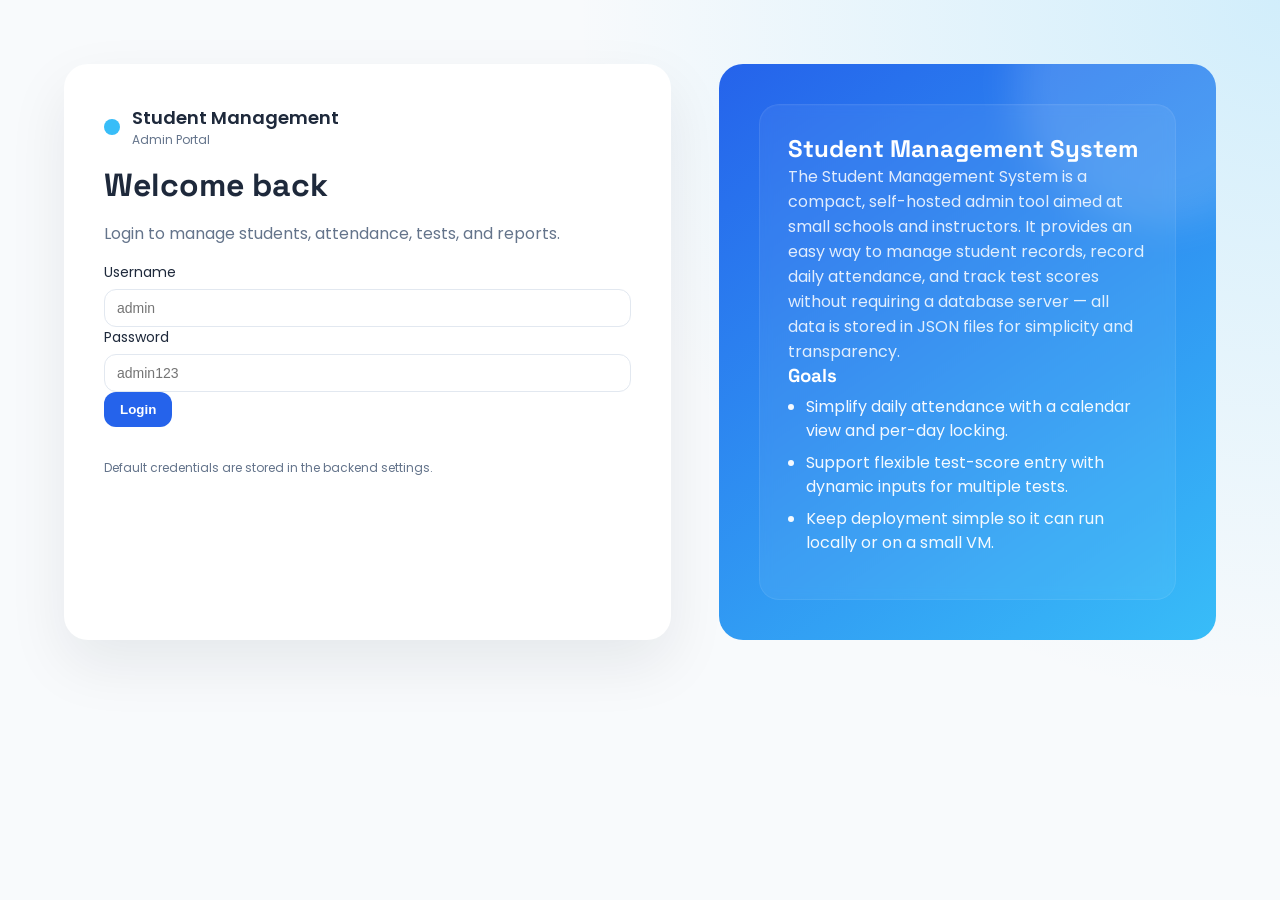
<file: frontend/index.html>
<!DOCTYPE html>
<html lang="en">
  <head>
    <meta charset="UTF-8" />
    <meta name="viewport" content="width=device-width, initial-scale=1.0, viewport-fit=cover, user-scalable=yes" />
    <meta name="theme-color" content="#2563eb" />
    <meta name="apple-mobile-web-app-capable" content="yes" />
    <meta name="apple-mobile-web-app-status-bar-style" content="black-translucent" />
    <meta name="apple-mobile-web-app-title" content="Student Management" />
    <title>Student Management System - Login</title>
    <link rel="stylesheet" href="css/style.css" />
    <link rel="preconnect" href="https://fonts.googleapis.com" />
    <link rel="preconnect" href="https://fonts.gstatic.com" crossorigin />
    <link
      href="https://fonts.googleapis.com/css2?family=Poppins:wght@400;500;600;700&family=Space+Grotesk:wght@500;600&display=swap"
      rel="stylesheet"
    />
  </head>
  <body class="theme">
    <main class="auth">
      <section class="auth-card">
        <div class="brand">
          <div class="brand-dot"></div>
          <div>
            <p class="brand-title">Student Management</p>
            <p class="brand-subtitle">Admin Portal</p>
          </div>
        </div>
        <h1>Welcome back</h1>
        <p class="muted">Login to manage students, attendance, tests, and reports.</p>
        <form id="login-form">
          <label class="field">
            Username
            <input type="text" name="username" placeholder="admin" required />
          </label>
          <label class="field">
            Password
            <input type="password" name="password" placeholder="admin123" required />
          </label>
          <button type="submit" class="btn primary">Login</button>
          <p id="login-error" class="error"></p>
        </form>
        <p class="muted small">Default credentials are stored in the backend settings.</p>
      </section>
      <div class="auth-visual">
        <div class="card-glow"></div>
        <div class="auth-visual-card">
          <h2>Student Management System</h2>
          <p class="muted">The Student Management System is a compact, self-hosted admin tool aimed at small schools and instructors. It provides an easy way to manage student records, record daily attendance, and track test scores without requiring a database server — all data is stored in JSON files for simplicity and transparency.</p>

          <h3>Goals</h3>
          <ul>
            <li>Simplify daily attendance with a calendar view and per-day locking.</li>
            <li>Support flexible test-score entry with dynamic inputs for multiple tests.</li>
            <li>Keep deployment simple so it can run locally or on a small VM.</li>
          </ul>
        </div>
      </div>
    </main>
    <script src="js/config.js"></script>
    <script src="js/login.js"></script>
  </body>
</html>
</file>
<file: frontend/css/style.css>
:root {
  --primary: #2563eb;
  --secondary: #38bdf8;
  --background: #f8fafc;
  --sidebar: #0f172a;
  --card: #ffffff;
  --success: #22c55e;
  --warning: #f59e0b;
  --danger: #ef4444;
  --text: #1e293b;
  --text-muted: #64748b;
  --shadow: 0 24px 60px rgba(15, 23, 42, 0.08);
}

* {
  box-sizing: border-box;
  margin: 0;
  padding: 0;
}

body.theme {
  font-family: "Poppins", "Segoe UI", sans-serif;
  background: radial-gradient(circle at top right, rgba(56, 189, 248, 0.2), transparent 45%),
    var(--background);
  color: var(--text);
  min-height: 100vh;
}

h1,
h2,
h3 {
  font-family: "Space Grotesk", "Poppins", sans-serif;
}

a {
  color: inherit;
}

.auth {
  display: grid;
  grid-template-columns: 1.1fr 0.9fr;
  gap: 48px;
  padding: 64px;
}

.auth-card {
  background: var(--card);
  padding: 40px;
  border-radius: 24px;
  box-shadow: var(--shadow);
  display: flex;
  flex-direction: column;
  gap: 16px;
}

.auth-card h1 {
  font-size: 32px;
}

.auth-visual {
  position: relative;
  border-radius: 24px;
  background: linear-gradient(145deg, var(--primary), var(--secondary));
  padding: 40px;
  display: flex;
  align-items: flex-start;
  color: white;
  overflow: hidden;
}

.auth-visual-card {
  background: rgba(255, 255, 255, 0.06);
  padding: 28px;
  border-radius: 20px;
  backdrop-filter: blur(6px);
  color: rgba(255,255,255,0.98);
  border: 1px solid rgba(255,255,255,0.07);
  box-shadow: inset 0 1px 0 rgba(255,255,255,0.02);
  max-width: 480px;
}

.card-glow {
  position: absolute;
  width: 280px;
  height: 280px;
  top: -120px;
  right: -80px;
  background: rgba(255, 255, 255, 0.14);
  filter: blur(20px);
  border-radius: 999px;
}

.brand {
  display: flex;
  align-items: center;
  gap: 12px;
}

.brand-dot {
  width: 16px;
  height: 16px;
  background: var(--secondary);
  border-radius: 50%;
}

.brand-title {
  font-weight: 600;
  font-size: 18px;
}

.brand-subtitle {
  font-size: 12px;
  color: var(--text-muted);
}

.auth-visual-card h2,
.auth-visual-card h3 {
  color: #ffffff;
}

.auth-visual-card p.muted {
  color: rgba(255,255,255,0.85);
}

.auth-visual-card ul {
  margin: 8px 0 16px 18px;
  color: rgba(255,255,255,0.95);
  line-height: 1.5;
}

.auth-visual-card ul li {
  margin-bottom: 8px;
}

.auth-visual-card pre,
.auth-visual-card code {
  font-family: ui-monospace, SFMono-Regular, Menlo, Monaco, "Roboto Mono", "Courier New", monospace;
  font-size: 13px;
}

.auth-visual-card pre {
  background: rgba(0,0,0,0.22);
  padding: 12px;
  border-radius: 8px;
  overflow: auto;
  color: #ffffff;
  white-space: pre-wrap;
  word-break: break-word;
  margin-top: 8px;
}

.auth-visual-card a {
  color: #cfe9ff;
  text-decoration: underline;
}

.brand.compact .brand-subtitle {
  color: rgba(255, 255, 255, 0.7);
}

.field {
  display: flex;
  flex-direction: column;
  gap: 6px;
  font-size: 14px;
}

.field-header {
  display: flex;
  justify-content: space-between;
  align-items: center;
  gap: 12px;
}

.small-btn {
  padding: 6px 10px;
  font-size: 12px;
}

.test-marks-list {
  display: grid;
  gap: 10px;
}

.inline-field {
  display: flex;
  flex-direction: column;
  gap: 6px;
  font-size: 13px;
}

.field input,
.field select {
  padding: 10px 12px;
  border-radius: 12px;
  border: 1px solid #e2e8f0;
  font-size: 14px;
}

.btn {
  padding: 10px 16px;
  border-radius: 12px;
  border: none;
  cursor: pointer;
  font-weight: 600;
}

.btn.primary {
  background: var(--primary);
  color: white;
}

.btn.ghost {
  background: transparent;
  border: 1px solid #cbd5f5;
  color: var(--text);
}

.btn.success {
  background: var(--success);
  color: white;
}

.btn.danger {
  background: var(--danger);
  color: white;
}

.btn:hover {
  opacity: 0.9;
}

/* hide mobile hamburger by default; shown in mobile media queries */
.hamburger { display: none; }

.muted {
  color: var(--text-muted);
}

.small {
  font-size: 12px;
}

.error {
  color: var(--danger);
  font-size: 13px;
  min-height: 16px;
}

.layout {
  display: grid;
  grid-template-columns: 260px 1fr;
  min-height: 100vh;
}

.sidebar {
  background: var(--sidebar);
  color: white;
  padding: 28px 20px;
  display: flex;
  flex-direction: column;
  gap: 24px;
}

.menu {
  display: flex;
  flex-direction: column;
  gap: 10px;
}

.menu-btn {
  background: transparent;
  border: none;
  color: rgba(255, 255, 255, 0.7);
  padding: 12px 14px;
  border-radius: 12px;
  text-align: left;
  cursor: pointer;
  font-weight: 600;
}

.menu-btn.active,
.menu-btn:hover {
  background: rgba(255, 255, 255, 0.1);
  color: white;
}

.content {
  padding: 32px 36px 64px;
}

.topbar {
  display: flex;
  justify-content: space-between;
  align-items: center;
  gap: 24px;
}

.topbar-actions {
  display: flex;
  gap: 12px;
  align-items: center;
}

.topbar input {
  padding: 10px 12px;
  border-radius: 12px;
  border: 1px solid #e2e8f0;
  min-width: 220px;
}

.cards {
  display: grid;
  grid-template-columns: repeat(auto-fit, minmax(180px, 1fr));
  gap: 16px;
  margin-top: 24px;
}

.stat-card {
  background: var(--card);
  border-radius: 18px;
  padding: 18px;
  box-shadow: var(--shadow);
}

.section {
  margin-top: 32px;
}

.section-header {
  display: flex;
  justify-content: space-between;
  align-items: center;
  margin-bottom: 16px;
}

.section-actions {
  display: flex;
  gap: 12px;
  align-items: center;
}

.table-wrap {
  background: var(--card);
  border-radius: 18px;
  padding: 16px;
  box-shadow: var(--shadow);
  overflow-x: auto;
}

.table-wrap table {
  width: 100%;
  border-collapse: collapse;
  font-size: 14px;
}

.report-table {
  width: 100%;
  border-collapse: collapse;
  font-size: 14px;
}
.report-table th {
  text-align: left;
  padding: 8px 10px;
  background: rgba(0,0,0,0.04);
  font-weight: 700;
}
.report-table td {
  padding: 8px 10px;
  border-bottom: 1px solid rgba(0,0,0,0.06);
}
.report-table tbody tr:nth-child(odd) td {
  background: rgba(0,0,0,0.02);
}

.table-wrap th,
.table-wrap td {
  text-align: left;
  padding: 12px;
  border-bottom: 1px solid #eef2f6;
}

.table-wrap th {
  font-size: 12px;
  text-transform: uppercase;
  letter-spacing: 0.06em;
  color: var(--text-muted);
}

.pagination {
  margin-top: 12px;
  display: flex;
  gap: 12px;
  align-items: center;
}

.activity {
  list-style: none;
  display: grid;
  gap: 12px;
}

.activity li {
  background: var(--card);
  padding: 12px 16px;
  border-radius: 14px;
  box-shadow: var(--shadow);
}

.report-output {
  background: var(--card);
  padding: 16px;
  border-radius: 16px;
  box-shadow: var(--shadow);
  min-height: 160px;
}

.settings-grid {
  display: grid;
  gap: 16px;
  max-width: 420px;
}

.attendance-actions {
  display: flex;
  gap: 12px;
  align-items: center;
}

.attendance-panel {
  display: grid;
  gap: 16px;
}

.calendar-card {
  background: var(--card);
  border-radius: 18px;
  box-shadow: var(--shadow);
  padding: 18px;
}

.calendar-header {
  margin-bottom: 12px;
}

.calendar-weekdays,
.calendar-grid {
  display: grid;
  grid-template-columns: repeat(7, minmax(0, 1fr));
  gap: 8px;
}

.calendar-weekdays {
  margin-bottom: 8px;
  color: var(--text-muted);
  font-size: 12px;
  text-transform: uppercase;
  letter-spacing: 0.04em;
}

.calendar-day {
  height: 36px;
  border-radius: 10px;
  display: flex;
  align-items: center;
  justify-content: center;
  background: #f1f5f9;
  color: var(--text);
  font-weight: 600;
}

.calendar-day.empty {
  background: transparent;
}

.calendar-day.today {
  background: var(--primary);
  color: #fff;
}

.attendance-table-wrap {
  margin-top: 0;
}

.attendance-footer-actions {
  display: flex;
  justify-content: flex-end;
}

.attendance-row-actions {
  display: flex;
  flex-wrap: wrap;
  gap: 8px;
}

.attendance-status {
  display: inline-flex;
  align-items: center;
  padding: 5px 10px;
  border-radius: 999px;
  background: #e2e8f0;
  color: var(--text);
  font-size: 12px;
  font-weight: 600;
  text-transform: capitalize;
}

.attendance-status.locked {
  background: #dbeafe;
  color: #1d4ed8;
}

.btn:disabled {
  opacity: 0.6;
  cursor: not-allowed;
}

.modal {
  position: fixed;
  inset: 0;
  display: flex;
  align-items: center;
  justify-content: center;
  background: rgba(15, 23, 42, 0.55);
  padding: 24px;
  overflow-y: auto;
}

.modal-card {
  background: var(--card);
  border-radius: 20px;
  padding: 24px;
  width: min(880px, 100%);
  max-height: calc(100vh - 48px);
  overflow: hidden;
  scroll-behavior: smooth;
  display: flex;
  flex-direction: column;
}

.modal-header {
  display: flex;
  justify-content: space-between;
  align-items: center;
  margin-bottom: 16px;
}

#student-form {
  display: flex;
  flex-wrap: wrap;
  gap: 12px 16px;
  align-items: flex-start;
  max-height: calc(100vh - 170px);
  overflow-y: scroll;
  scrollbar-gutter: stable both-edges;
  scroll-behavior: smooth;
  padding-right: 6px;
}

#student-form > label.field {
  flex: 1 1 calc(50% - 8px);
  min-width: 280px;
}

#student-form > div.field,
#student-form > #save-student,
#student-form > #form-error {
  width: 100%;
  flex: 1 1 100%;
}

.hidden {
  display: none;
}

@media (max-width: 960px) {
  .auth {
    grid-template-columns: 1fr;
  }

  .layout {
    grid-template-columns: 1fr;
  }

  .sidebar {
    flex-direction: row;
    align-items: center;
    justify-content: space-between;
  }

  .menu {
    flex-direction: row;
    flex-wrap: wrap;
  }

  .topbar {
    flex-direction: column;
    align-items: flex-start;
  }

  .modal-card {
    max-height: calc(100vh - 24px);
    padding: 16px;
  }

  #student-form {
    max-height: calc(100vh - 140px);
  }

  #student-form > label.field {
    min-width: 100%;
    flex-basis: 100%;
  }

  .calendar-day {
    height: 32px;
    font-size: 13px;
  }
}

/* Responsive improvements: off-canvas sidebar, tighter tables, modal tweaks */
@media (max-width: 960px) {
  .auth {
    grid-template-columns: 1fr;
  }

  .layout {
    position: relative;
    grid-template-columns: 1fr;
  }

  .sidebar {
    position: fixed;
    top: 0;
    left: -320px; /* off-canvas */
    height: 100vh;
    width: 260px;
    z-index: 60;
    transition: left 240ms ease, transform 240ms ease;
    padding-top: 24px;
    padding-bottom: 24px;
    box-shadow: 0 8px 30px rgba(2,6,23,0.35);
    display: flex;
    flex-direction: column;
    gap: 12px;
  }

  body.sidebar-open .sidebar {
    left: 0;
  }

  .hamburger {
    display: inline-flex;
    align-items: center;
    justify-content: center;
    padding: 8px 10px;
    font-size: 18px;
    margin-right: 8px;
  }

  .content {
    padding: 20px 18px 64px;
  }

  .table-wrap {
    padding: 12px;
  }

  .report-output, .table-wrap table, .report-table {
    font-size: 13px;
  }

  /* ensure logout button anchors to bottom of sidebar */
  .sidebar #logout {
    margin-top: auto;
    align-self: stretch;
  }
}

@media (max-width: 600px) {
  .topbar input { min-width: 120px; }
  .table-wrap th, .table-wrap td, .report-table th, .report-table td {
    padding: 8px 6px;
    font-size: 13px;
  }

  .modal-card {
    width: 95%;
    padding: 12px;
  }

  #student-form > label.field {
    min-width: 100%;
    flex-basis: 100%;
  }

  .calendar-weekdays, .calendar-grid {
    gap: 6px;
  }

  .report-output { overflow-x: auto; -webkit-overflow-scrolling: touch; }

  /* Students section mobile layout */
  #students-section .section-header {
    flex-direction: column;
    align-items: stretch;
    gap: 12px;
  }

  #students-section .section-actions {
    flex-direction: column;
    align-items: stretch;
    width: 100%;
  }

  #students-section .section-actions select,
  #students-section .section-actions input,
  #students-section .section-actions button {
    width: 100%;
  }

  #students-section .table-wrap {
    padding: 10px;
    border-radius: 14px;
    overflow-x: auto;
    -webkit-overflow-scrolling: touch;
  }

  #students-section table {
    min-width: 760px;
    font-size: 12px;
  }

  #students-section th,
  #students-section td {
    padding: 8px 6px;
    white-space: nowrap;
  }

  #students-section .actions {
    display: flex;
    gap: 6px;
    flex-wrap: wrap;
  }

  #students-section .actions .btn {
    padding: 8px 10px;
    font-size: 12px;
  }

  .pagination {
    flex-direction: column;
    align-items: stretch;
    gap: 10px;
  }

  .pagination .btn,
  .pagination span {
    width: 100%;
    text-align: center;
  }

  /* Make stat cards display as single-row items with label and value side-by-side */
  .cards {
    grid-template-columns: 1fr;
    gap: 12px;
  }

  .stat-card {
    display: flex;
    align-items: center;
    justify-content: space-between;
    padding: 14px 16px;
    border-radius: 12px;
  }

  .stat-card p {
    margin: 0;
    font-size: 14px;
    color: var(--text-muted);
  }

  .stat-card h2 {
    margin: 0;
    font-size: 20px;
    font-weight: 700;
  }
}
</file>
